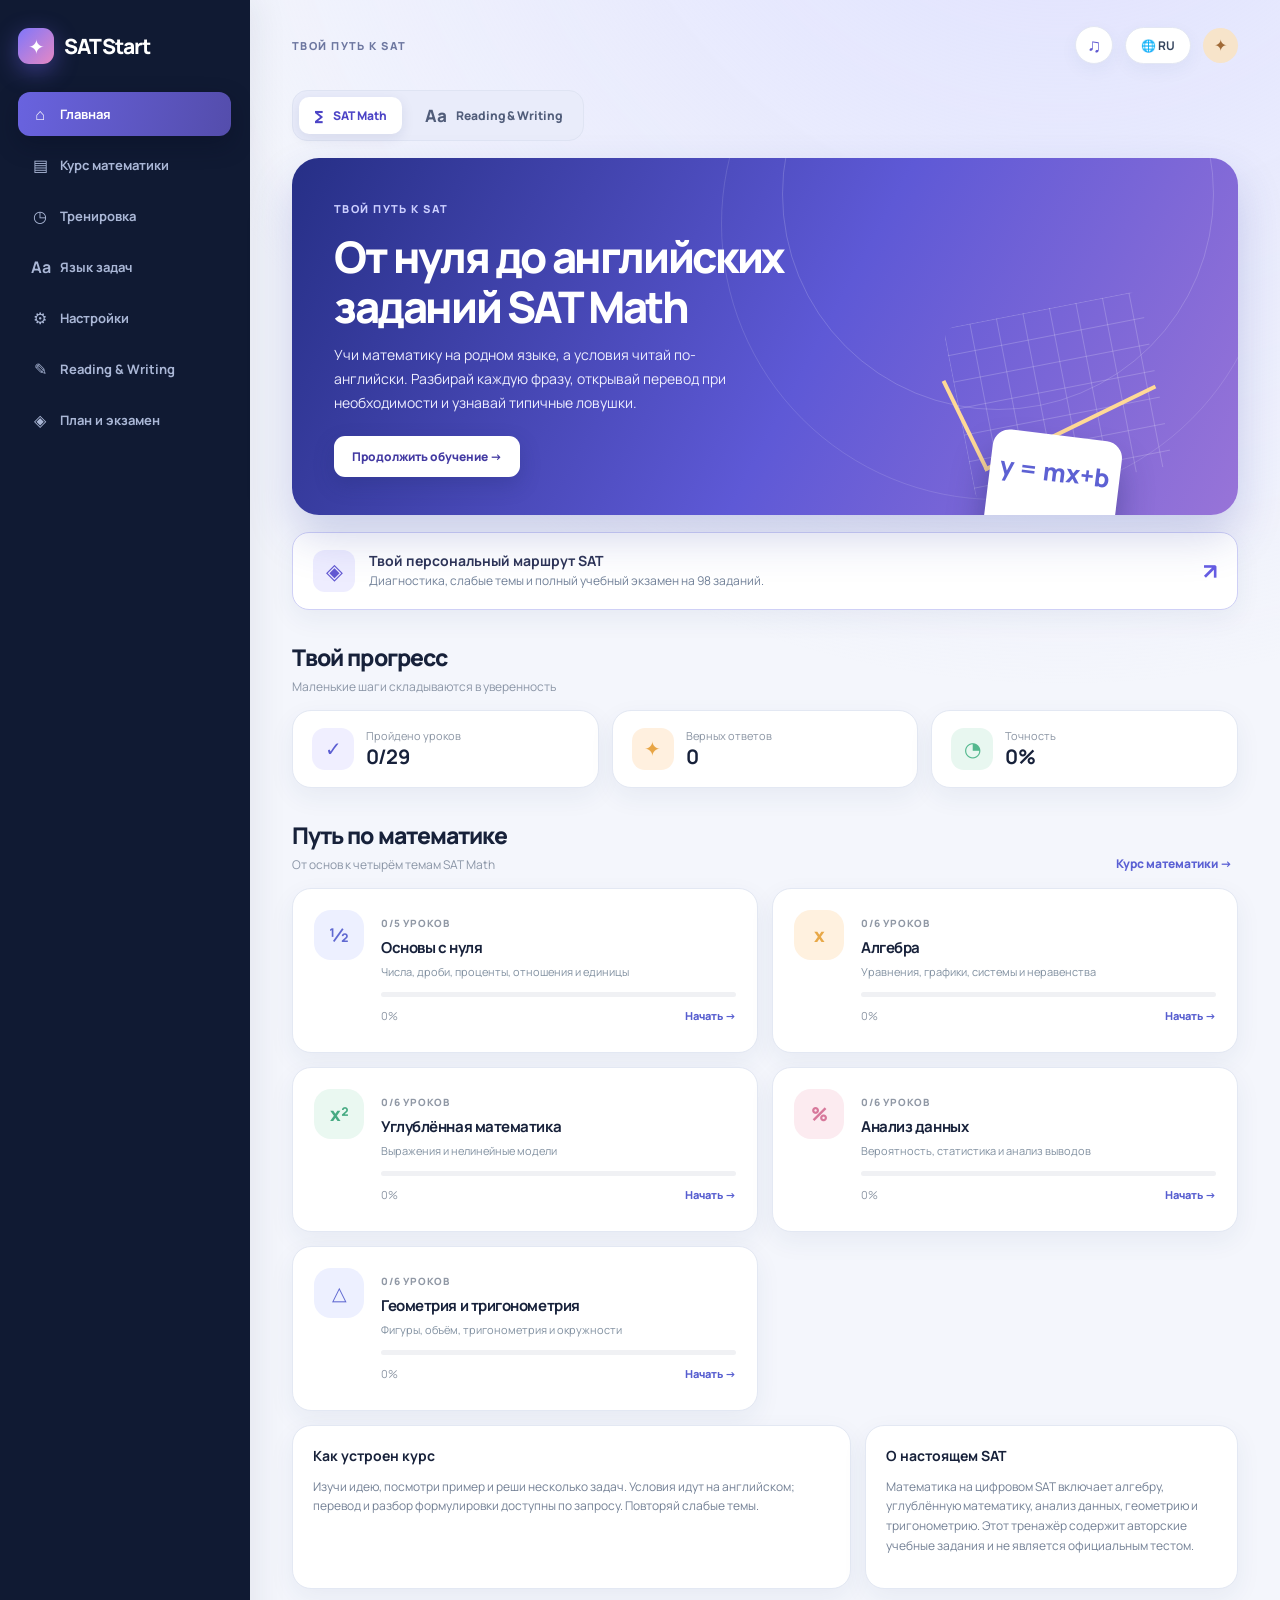
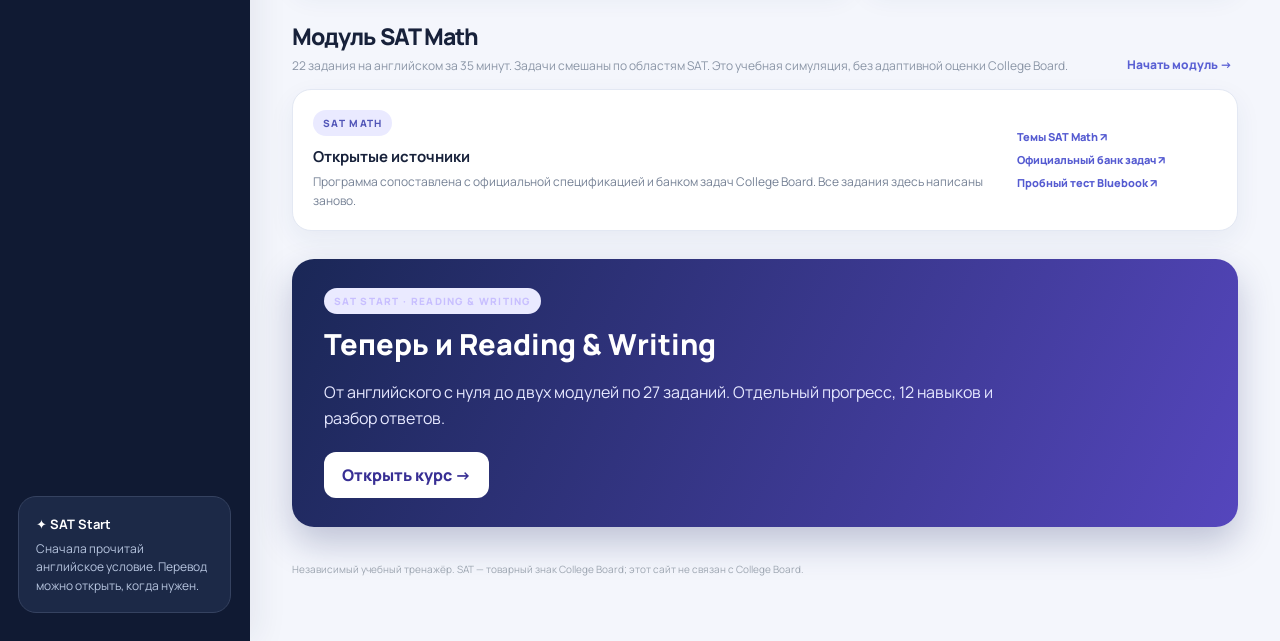
<file: index.html>
<!doctype html>
<html lang="ru">
<head>
  <meta charset="utf-8">
  <meta name="viewport" content="width=device-width,initial-scale=1">
  <meta name="theme-color" content="#0e1830">
  <title>SAT Start — Math и Reading & Writing</title>
  <meta name="description" content="Многоязычная подготовка к digital SAT: Math и Reading & Writing с нуля, практика и понятные объяснения.">
  <link rel="stylesheet" href="./style.css">
  <link rel="stylesheet" href="./theme.css">
  <link rel="stylesheet" href="./unified.css">
</head>
<body>
  <div id="app"></div>
  <script src="./exam-data.js" defer></script>
  <script src="./app.js" defer></script>
  <script src="./curriculum-core.js" defer></script>
  <script src="./curriculum-advanced.js" defer></script>
  <script src="./curriculum-data.js" defer></script>
  <script src="./curriculum-geometry.js" defer></script>
  <script src="./practice-variants.js" defer></script>
  <script src="./enhance.js" defer></script>
  <script src="./course-v2.js" defer></script>
  <script src="./more-questions.js" defer></script>
  <script src="./sound-ui.js" defer></script>
  <script src="./progress.js" defer></script>
  <script src="./rw-entry.js" defer></script>
</body>
</html>
</file>
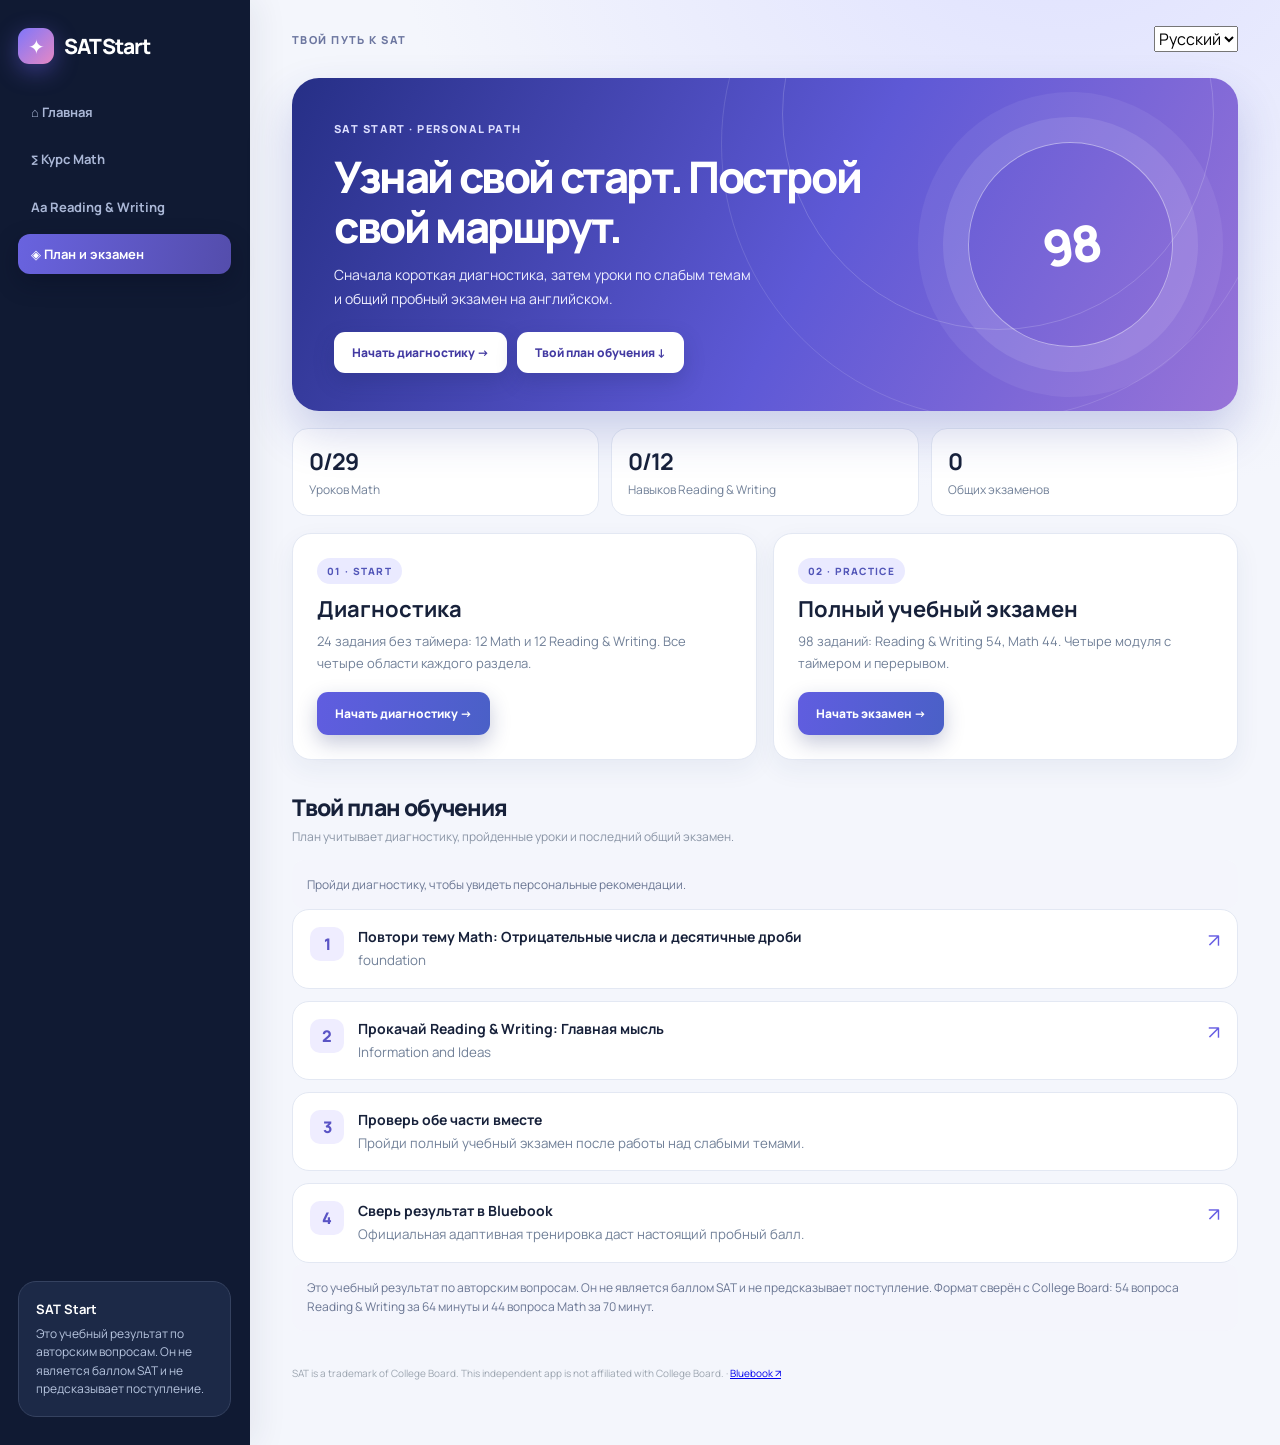
<file: hub.html>
<!doctype html>
<html lang="ru"><head>
<meta charset="utf-8"><meta name="viewport" content="width=device-width,initial-scale=1">
<meta name="theme-color" content="#101a33">
<meta name="description" content="Диагностика SAT с нуля, персональный план и полный учебный экзамен Math + Reading & Writing.">
<title>SAT Start — диагностика и полный экзамен</title>
<link rel="stylesheet" href="./style.css"><link rel="stylesheet" href="./theme.css"><link rel="stylesheet" href="./unified.css"><link rel="stylesheet" href="./hub.css">
</head><body>
<div id="app" hidden aria-hidden="true"></div><div id="hub-app"></div>
<script src="./exam-data.js" defer></script><script src="./app.js" defer></script>
<script src="./curriculum-core.js" defer></script><script src="./curriculum-advanced.js" defer></script><script src="./curriculum-data.js" defer></script><script src="./curriculum-geometry.js" defer></script>
<script src="./practice-variants.js" defer></script><script src="./enhance.js" defer></script><script src="./course-v2.js" defer></script><script src="./more-questions.js" defer></script>
<script src="./rw-data.js" defer></script><script src="./rw-extra.js" defer></script><script src="./hub.js" defer></script>
</body></html>
</file>
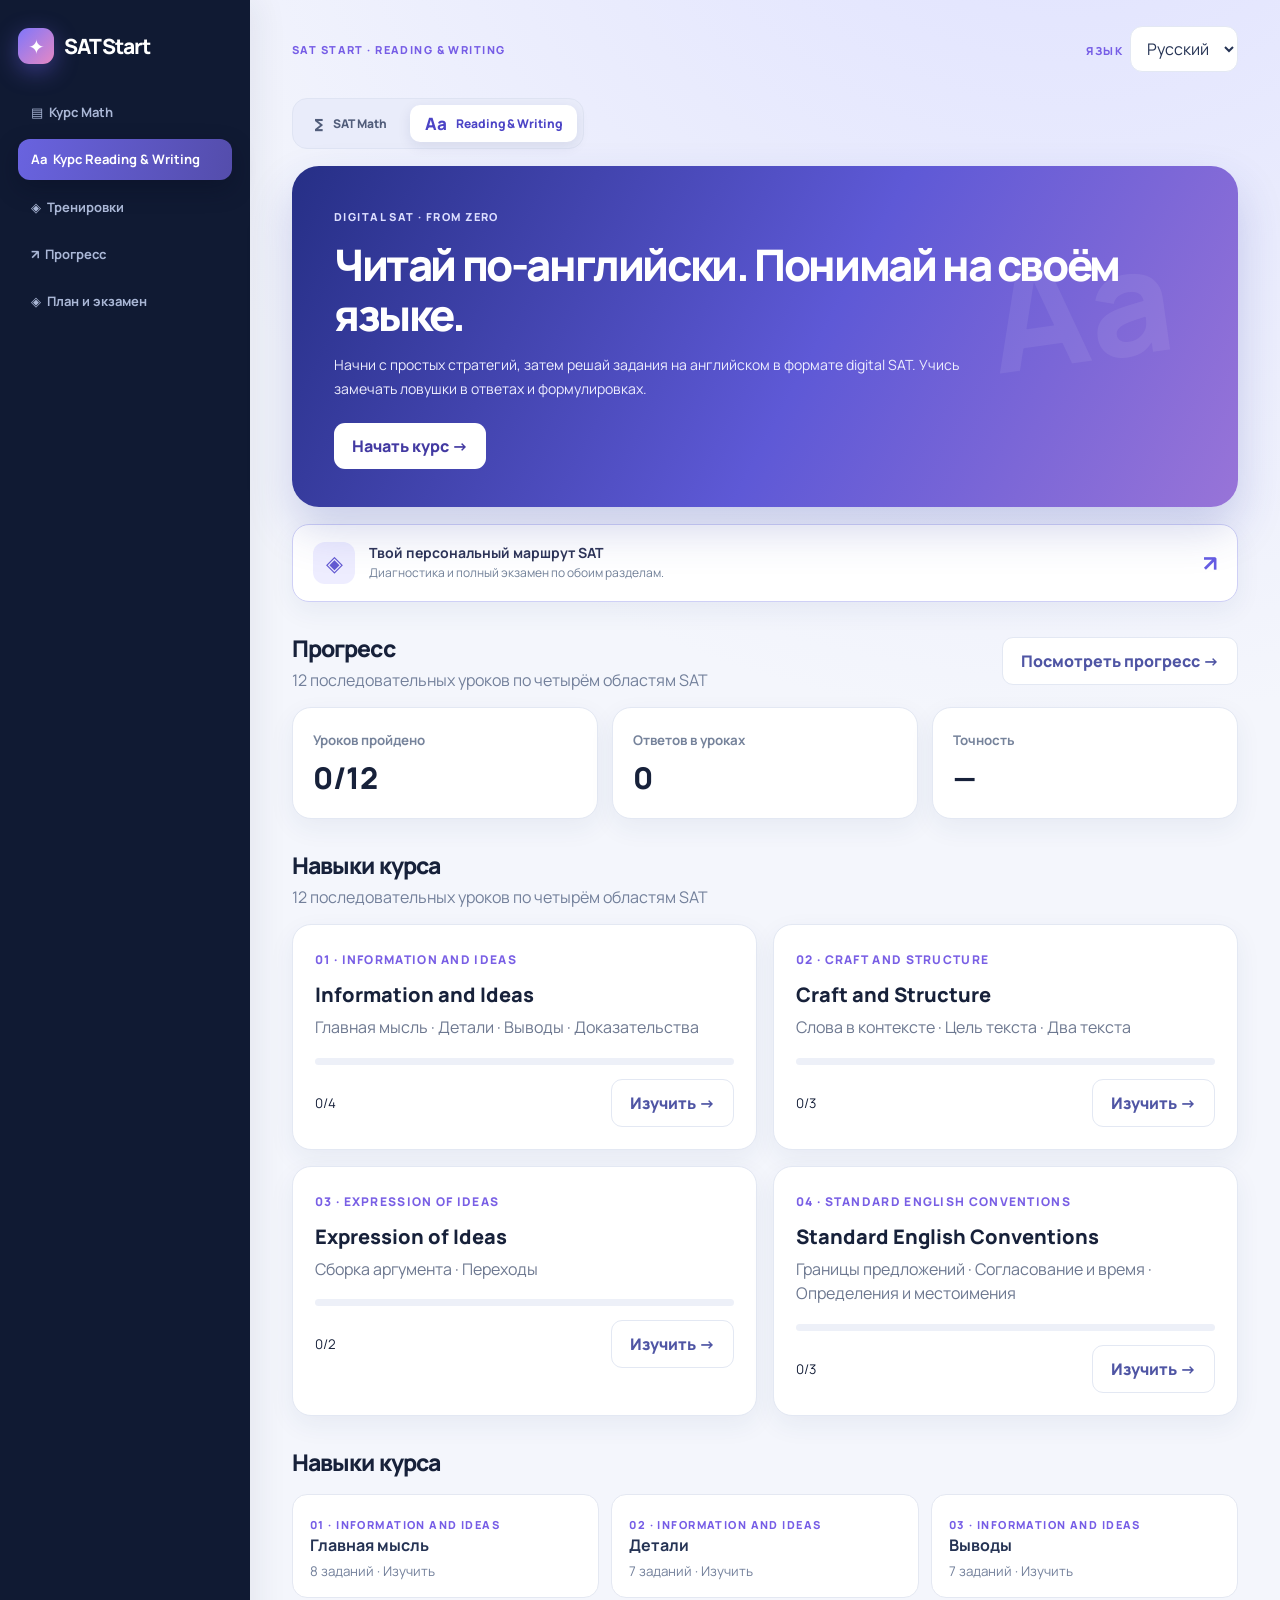
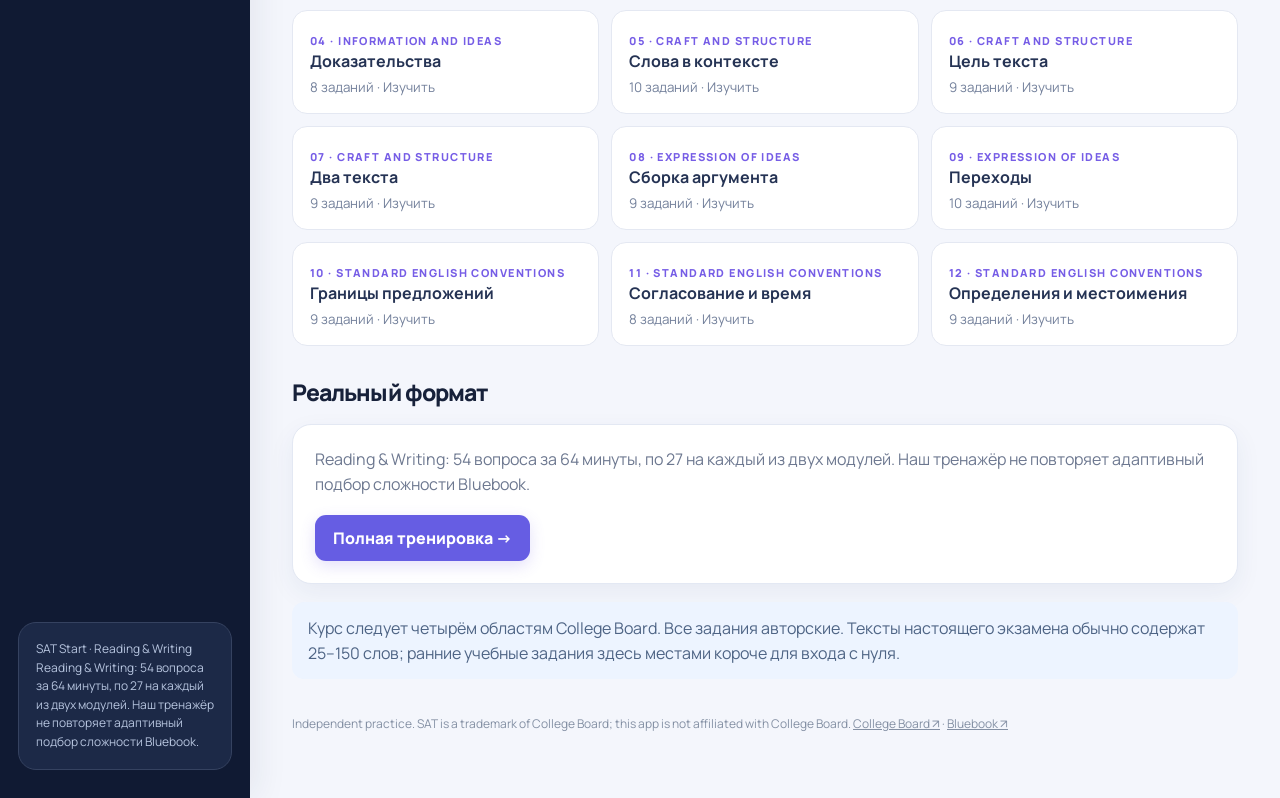
<file: rw.html>
<!doctype html>
<html lang="ru"><head>
<meta charset="utf-8"><meta name="viewport" content="width=device-width,initial-scale=1">
<meta name="theme-color" content="#0e1830">
<meta name="description" content="Reading & Writing для digital SAT с нуля: 12 навыков, задания на английском, объяснения на родном языке и два тренировочных модуля.">
<title>SAT Start — Reading & Writing</title>
<link rel="stylesheet" href="./rw.css">
<link rel="stylesheet" href="./unified.css">
</head><body><div id="rw-app"></div>
<script src="./rw-data.js" defer></script><script src="./rw-extra.js" defer></script><script src="./rw.js" defer></script>
</body></html>
</file>
<file: style.css>
@import url('https://fonts.googleapis.com/css2?family=DM+Sans:wght@400;500;600;700&family=Manrope:wght@400;500;600;700;800&display=swap');
:root{font-family:Manrope,'DM Sans',Arial,sans-serif;color:#182942;background:#f8f6f1;font-synthesis:none}*{box-sizing:border-box}body{margin:0}button,select{font:inherit}button{cursor:pointer}button:focus-visible,select:focus-visible,.answer:focus-visible{outline:3px solid #7e81ef;outline-offset:3px}.shell{display:grid;grid-template-columns:250px 1fr;min-height:100vh}.sidebar{background:#fff;border-right:1px solid #e9e7e1;padding:30px 20px;display:flex;flex-direction:column;gap:35px}.logo{display:flex;align-items:center;gap:10px;font-size:19px;font-weight:800;letter-spacing:-.05em}.logo-mark{width:36px;height:36px;border-radius:11px;background:#5f63db;color:white;display:grid;place-items:center;font-size:21px;letter-spacing:0}.nav{display:grid;gap:7px}.nav button{border:0;background:transparent;text-align:start;padding:12px 13px;border-radius:12px;color:#69768a;font-size:13px;font-weight:700;display:flex;align-items:center;gap:12px}.nav button.active{background:#f0efff;color:#5558ca}.nav-icon{width:18px;text-align:center;font-size:16px}.side-bottom{margin-top:auto}.side-note{background:#f5f4fb;border-radius:18px;padding:17px;color:#53617a;font-size:12px;line-height:1.55}.side-note strong{display:block;color:#273a56;font-size:13px;margin-bottom:5px}.main{max-width:1350px;width:100%;margin:auto;padding:26px 52px 64px}.topbar{display:flex;align-items:center;justify-content:space-between;gap:15px;margin-bottom:31px}.eyebrow{font-size:11px;letter-spacing:.13em;text-transform:uppercase;font-weight:800;color:#828ba0}.top-actions{display:flex;align-items:center;gap:12px}.pill{border:1px solid #e7e5e1;background:white;border-radius:999px;padding:9px 15px;color:#34445d;font-size:12px;font-weight:700}.avatar{width:35px;height:35px;border-radius:50%;background:#f7e4ca;display:grid;place-items:center;color:#a06a36;font-size:16px}.hero{background:#555bd2;color:white;border-radius:27px;min-height:252px;padding:34px 40px;position:relative;overflow:hidden;display:flex;align-items:center}.hero:before{content:'';position:absolute;border:1px solid #ffffff36;width:320px;height:320px;border-radius:50%;right:65px;top:-92px}.hero:after{content:'';position:absolute;border:1px solid #ffffff2c;width:440px;height:440px;border-radius:50%;right:5px;top:-110px}.hero-content{position:relative;z-index:1;max-width:530px}.hero h1{font-size:clamp(27px,3vw,39px);line-height:1.14;letter-spacing:-.05em;margin:14px 0 12px}.hero p{font-size:13px;line-height:1.7;max-width:420px;color:#e4e5ff;margin:0 0 21px}.hero-art{position:absolute;right:65px;bottom:0;width:250px;height:210px;z-index:1}.graph-grid{position:absolute;right:15px;top:3px;width:200px;height:178px;background-image:linear-gradient(#ffffff23 1px,transparent 1px),linear-gradient(90deg,#ffffff23 1px,transparent 1px);background-size:27px 27px;transform:rotate(-11deg);border-radius:12px}.graph-line{position:absolute;width:190px;height:100px;border-bottom:4px solid #ffd996;border-left:4px solid #ffd996;transform:rotate(-26deg);right:29px;top:30px}.math-card{position:absolute;right:55px;bottom:-25px;background:#fff;color:#5d61d3;border-radius:17px 17px 0 0;width:130px;height:105px;display:grid;place-items:start center;padding-top:19px;font-size:25px;font-weight:800;box-shadow:0 10px 35px #23245b35;transform:rotate(7deg)}.primary{border:0;background:#fff;color:#4f54c6;font-size:12px;font-weight:800;padding:12px 18px;border-radius:10px}.primary.dark{background:#5c60d3;color:#fff}.primary:disabled{opacity:.45;cursor:not-allowed}.section-head{display:flex;justify-content:space-between;align-items:end;margin:31px 0 15px}.section-head h2{margin:0;font-size:20px;letter-spacing:-.04em}.section-head p{margin:5px 0 0;font-size:12px;color:#8a95a6}.link{border:0;background:none;color:#5a60d4;font-size:12px;font-weight:800}.stats{display:grid;grid-template-columns:repeat(3,1fr);gap:13px}.stat{background:#fff;border:1px solid #eceae5;border-radius:17px;padding:17px 19px;display:flex;gap:12px;align-items:center}.stat-icon{width:42px;height:42px;border-radius:13px;background:#f0efff;display:grid;place-items:center;color:#5b5ed2;font-size:20px}.stat-icon.peach{background:#fff0df;color:#e8a545}.stat-icon.mint{background:#e8f7f0;color:#54b88e}.stat small{display:block;color:#8a94a3;font-size:11px}.stat strong{font-size:20px;letter-spacing:-.04em}.grid{display:grid;grid-template-columns:repeat(2,minmax(0,1fr));gap:14px}.course-card{background:#fff;border:1px solid #ebe9e4;border-radius:19px;padding:21px;display:flex;gap:17px;min-height:165px}.course-icon{flex:none;width:50px;height:50px;border-radius:14px;background:#edf0ff;display:grid;place-items:center;font-weight:800;color:#6069d1;font-size:19px}.course-icon.orange{background:#fff1df;color:#e8a847}.course-icon.green{background:#eaf8f1;color:#46aa82}.course-icon.pink{background:#fcebf0;color:#d7789b}.course-body{flex:1}.course-kicker{color:#9098a5;font-size:10px;font-weight:800;text-transform:uppercase;letter-spacing:.08em}.course-card h3{font-size:15px;margin:5px 0 5px;letter-spacing:-.03em}.course-card p{font-size:11px;line-height:1.55;color:#8190a0;margin:0 0 12px}.progress-track{height:5px;background:#f0f1f4;border-radius:10px;overflow:hidden}.progress-fill{height:100%;background:#6468da;border-radius:10px}.card-foot{display:flex;align-items:center;justify-content:space-between;margin-top:11px;font-size:11px;color:#8c96a4}.card-foot button{border:0;background:none;color:#575ed0;font-size:11px;font-weight:800;padding:0}.below{display:grid;grid-template-columns:1.5fr 1fr;gap:14px;margin-top:14px}.info-card{border-radius:19px;border:1px solid #ebe9e4;background:#fff;padding:20px}.info-card h3{font-size:14px;margin:0 0 10px}.info-card p,.info-card li{font-size:12px;color:#738095;line-height:1.65}.info-card ul{padding-left:20px;margin-bottom:0}.tag{display:inline-block;background:#f0efff;color:#5a5ec8;border-radius:99px;padding:6px 10px;font-size:10px;font-weight:800}.lesson-layout{display:grid;grid-template-columns:minmax(0,1.8fr) minmax(240px,.8fr);gap:20px}.lesson-panel,.lesson-aside,.settings-panel,.roadmap-card{background:#fff;border:1px solid #ebe9e4;border-radius:21px;padding:26px}.back{border:0;background:none;color:#6774a1;font-size:12px;font-weight:800;padding:0;margin-bottom:20px}.lesson-panel h1,.page-title{font-size:30px;letter-spacing:-.05em;line-height:1.2;margin:10px 0 10px}.lead{font-size:13px;color:#7b8799;line-height:1.7}.concept{background:#f2f1ff;border-radius:17px;padding:21px;margin:23px 0}.concept-label{font-size:10px;color:#5c62cf;font-weight:800;letter-spacing:.1em;text-transform:uppercase}.concept p{font-size:15px;color:#263858;line-height:1.7;margin:7px 0}.example{border-left:3px solid #f4c477;padding:4px 0 4px 17px;margin-bottom:23px}.example strong{font-size:12px}.example p{font-size:13px;line-height:1.6;color:#657287;margin:8px 0 0}.divider{height:1px;background:#eeece8;margin:24px 0}.question-count{font-size:11px;font-weight:800;color:#5e62d4}.question{font-size:19px;line-height:1.5;font-weight:800;letter-spacing:-.03em;margin:12px 0 17px}.answers{display:grid;grid-template-columns:repeat(2,1fr);gap:10px}.answer{border:1px solid #e8e9ee;background:#fff;text-align:start;padding:13px 15px;border-radius:12px;color:#34455e;font-size:13px;font-weight:700}.answer:hover{border-color:#7479df}.answer.selected{border-color:#6269dd;background:#f1f0ff}.answer.correct{border-color:#54af85;background:#e9f8f0}.answer.wrong{border-color:#dd8a8a;background:#fff1f1}.feedback{border-radius:14px;padding:15px 17px;margin-top:15px;font-size:12px;line-height:1.6}.feedback.good{background:#eaf8f0;color:#287954}.feedback.bad{background:#fff2e8;color:#9b6133}.feedback strong{display:block;font-size:13px;margin-bottom:3px}.actions{display:flex;gap:10px;margin-top:18px;flex-wrap:wrap}.secondary{border:1px solid #e2e3ee;background:#fff;color:#5863a0;font-size:12px;font-weight:800;padding:11px 15px;border-radius:10px}.aside-title{font-size:13px;font-weight:800;margin-bottom:20px}.step{display:flex;gap:12px;align-items:flex-start;padding:11px 0;border-bottom:1px solid #f1f0ee}.step:last-child{border-bottom:0}.step-num{width:23px;height:23px;border-radius:50%;display:grid;place-items:center;background:#edecfb;color:#686dd1;font-size:11px;font-weight:800;flex:none}.step span{font-size:11px;line-height:1.5;color:#647289}.settings-panel{max-width:670px}.field{display:grid;gap:8px;margin:25px 0}.field label{font-size:12px;font-weight:800}.field select{border:1px solid #dadde4;border-radius:11px;background:white;color:#283b57;padding:12px 14px;width:100%;max-width:320px}.notice{background:#f4f5fc;color:#6a7693;border-radius:13px;padding:15px;font-size:12px;line-height:1.6}.roadmap{display:grid;grid-template-columns:repeat(2,1fr);gap:15px}.roadmap-card h3{font-size:17px}.roadmap-card p{color:#7b8799;font-size:12px;line-height:1.65}.muted{color:#8993a4}.mini-list{display:grid;gap:10px;margin-top:18px}.mini-list div{padding:10px 12px;background:#f8f8fb;border-radius:9px;font-size:11px;color:#61718b}.status{color:#5b62d4;font-size:11px;font-weight:800}.footer{margin-top:34px;font-size:10px;color:#9ca5b0;line-height:1.6}html[dir=rtl] .sidebar{border-right:0;border-left:1px solid #e9e7e1}html[dir=rtl] .nav button{text-align:right}html[dir=rtl] .answer{text-align:right}html[dir=rtl] .example{border-left:0;border-right:3px solid #f4c477;padding:4px 17px 4px 0}@media(max-width:850px){.shell{grid-template-columns:1fr}.sidebar{flex-direction:row;align-items:center;padding:14px 18px;gap:15px;border-right:0;border-bottom:1px solid #e9e7e1}.nav{display:flex;overflow:auto;gap:3px}.nav button{white-space:nowrap;padding:8px;font-size:11px}.side-bottom{display:none}.main{padding:23px 20px 45px}.hero-art{right:0;opacity:.5}.lesson-layout{grid-template-columns:1fr}.lesson-aside{display:none}}@media(max-width:580px){.logo{font-size:0}.logo-mark{font-size:20px}.topbar{margin-bottom:17px}.hero{padding:28px;min-height:230px}.hero-art{opacity:.2}.stats,.grid,.below,.roadmap{grid-template-columns:1fr}.answers{grid-template-columns:1fr}.section-head{margin-top:27px}.lesson-panel{padding:21px}}
@media(max-width:850px){.shell,.sidebar,.main,.nav{min-width:0}.nav{flex:1}.sidebar{overflow:hidden}}
.translation-toggle{border:0;background:none;color:#535bc9;font-size:12px;font-weight:800;padding:0 0 13px}.translation{background:#faf8ef;border:1px solid #f0e6c7;border-radius:11px;padding:12px 14px;font-size:13px;color:#53617a;line-height:1.5;margin-bottom:14px}.phrase-note{background:#f7f7fc;border:1px solid #eeeefa;border-radius:13px;padding:14px 16px;margin:4px 0 16px;display:grid;gap:4px;font-size:12px;color:#627088;line-height:1.5}.phrase-note strong{font-size:16px;color:#343b8c}.phrase-grid{display:grid;grid-template-columns:repeat(3,1fr);gap:10px}.phrase-card{background:#fff;border:1px solid #ebe9e4;border-radius:13px;padding:15px;display:grid;gap:6px}.phrase-card b{font-size:13px;color:#3646a0}.phrase-card span{font-size:11px;color:#728095;line-height:1.5}@media(max-width:850px){.phrase-grid{grid-template-columns:repeat(2,1fr)}}@media(max-width:580px){.phrase-grid{grid-template-columns:1fr}}
.official-link{display:inline-block;margin-top:8px;color:#575ed0;font-weight:800;font-size:12px;text-decoration:none}.official-link:hover{text-decoration:underline}
.source-card{display:flex;justify-content:space-between;gap:20px;background:#fff;border:1px solid #ebe9e4;border-radius:19px;padding:20px;margin-top:14px}.source-card h3{font-size:15px;margin:10px 0 5px}.source-card p{font-size:12px;color:#758195;line-height:1.6;margin:0}.source-links{display:grid;gap:8px;min-width:200px;align-content:center}.source-links a{font-size:11px;font-weight:800;color:#555bd1;text-decoration:none}.source-links a:hover{text-decoration:underline}.response-wrap{display:grid;gap:8px;margin:16px 0}.response-wrap label{font-size:12px;font-weight:800;color:#42516e}.response-wrap input{border:1px solid #d9dce7;border-radius:12px;padding:13px 15px;font:700 16px Manrope,Arial,sans-serif;color:#263954;max-width:310px;direction:ltr;text-align:left}.response-wrap input:focus{outline:3px solid #aaaefa;outline-offset:2px}.response-wrap small{font-size:11px;color:#8b95a5}.checkpoint-head{display:flex;justify-content:space-between;align-items:center;gap:16px;margin-bottom:20px}.timer-box{border:1px solid #e9e8ef;background:white;border-radius:15px;padding:12px 18px;text-align:center;min-width:105px}.timer-box small{display:block;font-size:10px;color:#8290a6}.timer-box strong{font-size:21px;color:#4e55be}.checkpoint-layout{display:grid;grid-template-columns:minmax(0,1.8fr) minmax(230px,.8fr);gap:16px}.question-dots{display:grid;grid-template-columns:repeat(5,1fr);gap:7px}.q-dot{border:1px solid #e5e5ed;background:#f9f9fc;border-radius:8px;padding:8px 0;color:#8590a4;font-size:11px;font-weight:800}.q-dot.answered{background:#e9f7ef;color:#338563;border-color:#c9e6d6}.q-dot.current{background:#6065d8;color:white;border-color:#6065d8}.review-list{display:grid;gap:9px}.review-item{background:#fff;border:1px solid #eae9e5;border-radius:13px;overflow:hidden}.review-item.miss{border-left:4px solid #df9d71}.review-item.right{border-left:4px solid #67b994}.review-item summary{cursor:pointer;display:flex;justify-content:space-between;gap:12px;padding:15px;font-size:12px;color:#2e405d;font-weight:700}.review-item summary b{color:#6067d0}.review-body{padding:0 15px 16px;font-size:12px;color:#66758c;line-height:1.65}.review-body p{margin:8px 0}.secondary:disabled{opacity:.4;cursor:not-allowed}@media(max-width:850px){.checkpoint-layout{grid-template-columns:1fr}.checkpoint-layout .lesson-aside{display:block}.source-card{flex-direction:column}}@media(max-width:580px){.checkpoint-head{align-items:flex-start}.checkpoint-head .page-title{font-size:23px}.question-dots{grid-template-columns:repeat(6,1fr)}}
.domain-breakdown{display:grid;grid-template-columns:repeat(4,1fr);gap:10px;margin:13px 0 27px}.domain-score{background:#fff;border:1px solid #ebe9e4;border-radius:13px;padding:14px;display:grid;gap:7px}.domain-score span{font-size:11px;color:#718098}.domain-score strong{font-size:18px;color:#293c5b}@media(max-width:850px){.domain-breakdown{grid-template-columns:repeat(2,1fr)}}
</file>
<file: theme.css>
:root{--ink:#17213a;--accent:#6b62e8;--blue:#3345a7;color:var(--ink);background:#f4f6fc}
body{background:radial-gradient(circle at 85% 0%,#e8e8ff 0,transparent 32%),#f4f6fc}
.sidebar{background:#101a33;color:#f9faff;border-color:#101a33;box-shadow:8px 0 30px #1c2a4a12}
.logo{font-size:20px;letter-spacing:-.055em}
.logo-mark{background:linear-gradient(135deg,#7f76fa,#e688c4);box-shadow:0 7px 23px #776aff66}
.nav button{color:#aab7d6;transition:background .2s,color .2s,transform .2s}
.nav button:hover{background:#283552;color:#fff;transform:translateX(3px)}
.nav button.active{background:linear-gradient(100deg,#6963df,#544dac);color:#fff;box-shadow:0 9px 22px #080d2360}
.side-note{background:#1c2947;color:#b7c5df;border:1px solid #354260}
.side-note strong{color:#fff}
.main{max-width:1430px}
.eyebrow{color:#6d77a0}
.pill,.sound-toggle{background:#fff;border:1px solid #e3e7f3;box-shadow:0 6px 18px #3149770d}
.sound-toggle{display:grid;place-items:center;width:38px;height:38px;border-radius:50%;color:#615ad1;font-size:19px;font-weight:800;transition:transform .2s,background .2s}
.sound-toggle:hover{transform:scale(1.09);background:#eeeefe}
.hero{background:linear-gradient(118deg,#262f86 0%,#5e59d6 55%,#9874d8 100%);box-shadow:0 22px 45px #3440a837;min-height:282px}
.hero:before{width:430px;height:430px;border-color:#ffffff2b;top:-180px;right:24px}
.hero:after{width:550px;height:550px;border-color:#ffffff20;top:-210px;right:-35px}
.hero h1{font-size:clamp(29px,3.4vw,47px);letter-spacing:-.055em}
.hero p{color:#eeeefe;font-size:14px}
.graph-grid{background-image:linear-gradient(#ffffff32 1px,transparent 1px),linear-gradient(90deg,#ffffff32 1px,transparent 1px)}
.math-card{box-shadow:0 24px 35px #1f255f6b}
.primary{box-shadow:0 8px 20px #1e2b7040;transition:transform .2s,box-shadow .2s,filter .2s}
.primary:hover:not(:disabled){transform:translateY(-2px);box-shadow:0 12px 25px #1e2b7050;filter:brightness(1.04)}
.primary.dark{background:linear-gradient(100deg,#605de0,#4a60c7)}
.stat,.course-card,.info-card,.roadmap-card,.source-card,.lesson-panel,.lesson-aside,.domain-score{border-color:#e3e8f3;box-shadow:0 9px 26px #273f7010}
.course-card{transition:transform .22s,box-shadow .22s,border-color .22s}
.course-card:hover{transform:translateY(-4px);box-shadow:0 17px 34px #273f701c;border-color:#c9c8f3}
.course-icon{border-radius:17px}
.progress-fill{background:linear-gradient(90deg,#5c60e8,#ac7ae2)}
.answer{transition:transform .18s,box-shadow .18s,border-color .18s;background:#fff}
.answer:hover:not(:disabled){transform:translateY(-2px);box-shadow:0 8px 18px #263e7d18}
.answer.selected{box-shadow:inset 0 0 0 1px #7772e9}
.question{font-size:clamp(16px,1.5vw,20px);line-height:1.55}
.tag{background:#eaeaff;color:#5256b8}
.feedback.good{border:1px solid #bbe6cf}.feedback.bad{border:1px solid #f0d6bc}
.q-dot.current{background:linear-gradient(135deg,#6e65e9,#4c5fc9)}
@media(max-width:850px){.sidebar{background:#101a33;border-color:#101a33}.nav button:hover{transform:none}.main{padding-top:26px}}
@media(prefers-reduced-motion:reduce){*,*:before,*:after{transition:none!important;animation:none!important}}
.variant-grid{display:grid;grid-template-columns:repeat(4,minmax(0,1fr));gap:14px}
.variant-card{text-align:left;border:1px solid #dfe5f5;background:#fff;border-radius:20px;padding:20px;display:grid;gap:13px;min-height:150px;box-shadow:0 9px 26px #273f7010;transition:transform .2s,box-shadow .2s}
.variant-card:hover{transform:translateY(-3px);box-shadow:0 16px 30px #273f7020}
.variant-icon{display:grid;place-items:center;width:43px;height:43px;border-radius:13px;background:#edecff;color:#655fd8;font-size:22px;font-weight:800}
.variant-card strong{font-size:15px;color:#243453}.variant-card small{font-size:11px;color:#73819a}
.history-row{display:flex;gap:8px;flex-wrap:wrap}.history-pill{background:#e9f3f0;color:#277453;padding:6px 10px;border-radius:99px;font-weight:800;font-size:12px}
.dashboard-grid{display:grid;grid-template-columns:1fr 1.3fr;gap:16px;margin-top:18px}
.history-list{display:grid;gap:5px}.history-item{display:grid;grid-template-columns:1fr auto 1fr;gap:12px;align-items:center;border-bottom:1px solid #edf0f5;padding:8px 0;font-size:12px;color:#77859a}.history-item b{color:#263656}
.score-fields{display:grid;grid-template-columns:repeat(3,minmax(0,1fr));gap:9px;margin:15px 0}
.score-fields label{display:grid;gap:6px;font-size:11px;font-weight:800;color:#576580}.score-fields input{width:100%;border:1px solid #d9deea;border-radius:9px;padding:9px;color:#243453;font:inherit}
.university-wrap{overflow:auto;border:1px solid #e3e8f3;border-radius:18px;background:white;box-shadow:0 9px 26px #273f7010}
.university-table{border-collapse:collapse;width:100%;min-width:610px;text-align:left}.university-table th,.university-table td{padding:13px 18px;border-bottom:1px solid #edf0f5;font-size:12px}.university-table th{background:#f4f5fe;color:#56618a;font-size:11px;text-transform:uppercase;letter-spacing:.05em}.university-table tr:last-child td{border-bottom:0}.university-table a{font-weight:800;color:#4f59b8;text-decoration:none}.university-table a:hover{text-decoration:underline}.university-table small{display:block;color:#8995a7;margin-top:4px}
@media(max-width:1000px){.variant-grid{grid-template-columns:repeat(2,1fr)}}
@media(max-width:650px){.dashboard-grid{grid-template-columns:1fr}.score-fields{grid-template-columns:1fr}.variant-grid{grid-template-columns:1fr 1fr}}
.rw-nav-link{display:flex;align-items:center;gap:13px;color:#bec9e0;text-decoration:none;padding:13px 15px;border-radius:12px;font-weight:700}.rw-nav-link:hover{background:#26365a;color:#fff}
.rw-home-banner{margin-top:28px;border-radius:22px;padding:29px 32px;background:linear-gradient(115deg,#1a2756,#5546bd);color:#fff;box-shadow:0 16px 35px #1e2a6640}.rw-home-banner .tag{color:#c8bfff}.rw-home-banner h2{font:800 29px Manrope,Arial,sans-serif;margin:10px 0 6px}.rw-home-banner p{max-width:680px;line-height:1.6;color:#e6e8ff}.rw-home-banner a{display:inline-block;background:#fff;color:#382f94;text-decoration:none;padding:12px 18px;border-radius:12px;font-weight:800;margin-top:5px}
.university-search{display:flex;align-items:center;gap:15px;justify-content:space-between;margin:0 0 15px;color:#5b6680;font-weight:800}.university-search input{min-width:230px;border:1px solid #d9dfed;border-radius:11px;padding:11px 13px;font:inherit}.university-table tr[hidden]{display:none}
</file>
<file: unified.css>
:root{--canvas:#f4f6fc;--navy:#101a33;--purple:#665de3;--line:#e3e8f3;--text:#17213a;--muted:#718098;font-family:Manrope,'DM Sans',Arial,sans-serif;color:var(--text);background:var(--canvas)}
body{background:radial-gradient(circle at 83% -12%,#dddfff 0,transparent 35%),var(--canvas)}
.shell,.layout{display:grid;grid-template-columns:250px minmax(0,1fr);min-height:100vh}
.sidebar,.side{background:var(--navy);color:#f9faff;padding:28px 18px;display:flex;flex-direction:column;gap:28px;box-shadow:8px 0 30px #1c2a4a12}
.logo{font:800 21px Manrope,Arial,sans-serif;letter-spacing:-.055em;display:flex;align-items:center;gap:10px;color:#fff;text-decoration:none}
.logo-mark,.logo i{display:grid;place-items:center;width:36px;height:36px;flex:none;border-radius:11px;background:linear-gradient(135deg,#7f76fa,#e688c4);box-shadow:0 7px 23px #776aff66;font-size:20px;color:#fff;font-style:normal}
.nav{display:grid;gap:7px;scrollbar-width:none}.nav::-webkit-scrollbar{display:none}.nav button,.nav a{display:flex;align-items:center;gap:11px;width:100%;border:0;background:transparent;color:#aab7d6;text-align:start;text-decoration:none;padding:12px 13px;border-radius:12px;font-size:13px;font-weight:700;line-height:1.25}
.nav button:hover,.nav a:hover{background:#283552;color:white}.nav button.active,.nav a.active{background:linear-gradient(100deg,#6963df,#544dac);color:#fff;box-shadow:0 9px 22px #080d2360}
.side-note{margin-top:auto;background:#1c2947;color:#b7c5df;border:1px solid #354260;border-radius:18px;padding:17px;font-size:12px;line-height:1.55}
.main{max-width:1430px;width:100%;margin:auto;padding:26px 42px 64px}.topbar,.top{display:flex;align-items:center;justify-content:space-between;gap:15px;margin:0 0 26px}.top select{background:#fff;border:1px solid var(--line);border-radius:12px;padding:10px 12px;color:#253354}
.eyebrow,.tag{letter-spacing:.13em;text-transform:uppercase;font-weight:800}.hero{background:linear-gradient(118deg,#262f86 0%,#5e59d6 55%,#9874d8 100%);box-shadow:0 22px 45px #3440a837;color:white;border-radius:27px;min-height:282px;padding:38px 42px;position:relative;overflow:hidden}
.hero h1{font:800 clamp(29px,3.4vw,47px) Manrope,Arial,sans-serif;letter-spacing:-.055em;line-height:1.14}.hero p{color:#eeeefe;font-size:14px;line-height:1.7}.layout .hero:after{content:'Aa';position:absolute;right:7%;top:12%;font:800 145px Manrope,Arial,sans-serif;color:#ffffff13;transform:rotate(-8deg);pointer-events:none}
.hero .eyebrow{color:#dddfff}.btn,.primary,.secondary{font-weight:800;border-radius:11px}.btn{background:#665de3}.btn.light,.primary:not(.dark){background:#fff;color:#433aa2}.btn.secondary,.secondary{background:#fff;color:#4f55a4;border:1px solid var(--line)}
.stat,.card,.panel,.course-card,.info-card,.roadmap-card,.lesson-panel,.lesson-aside,.settings-panel,.domain-score{border:1px solid var(--line);border-radius:19px;background:#fff;box-shadow:0 9px 26px #273f7010}
.section-head h2{font:800 23px Manrope,Arial,sans-serif;letter-spacing:-.04em}.course-card,.card,.skill,.variant-card{transition:transform .18s,box-shadow .18s,border-color .18s}.course-card:hover,.card:hover,.skill:hover,.variant-card:hover{border-color:#bab8f4;box-shadow:0 17px 34px #273f7018}.course-card:hover,.skill:hover,.variant-card:hover{transform:translateY(-2px)}
.course-switch{display:flex;align-items:center;gap:8px;margin:0 0 17px;padding:6px;background:#e9ecfa;border:1px solid #dfe4f3;border-radius:15px;width:max-content;max-width:100%;flex-wrap:wrap}.course-switch a{display:flex;align-items:center;gap:9px;padding:10px 15px;border-radius:10px;color:#515d7a;text-decoration:none;font-size:12px;font-weight:800;white-space:nowrap}.course-switch a:hover{background:#ffffffa8;color:#4d48bf}.course-switch a.active{background:#fff;color:#4c44c6;box-shadow:0 4px 14px #18235c17}.course-switch .switch-mark{font-size:17px;line-height:1}
.university-search{display:grid;grid-template-columns:minmax(180px,1fr) minmax(200px,1fr) auto;gap:12px;align-items:end;margin:15px 0;padding:18px;background:#fff;border:1px solid var(--line);border-radius:18px}.university-search label{display:grid;gap:7px;color:#4a5671;font-size:12px;font-weight:800}.university-search input,.university-search select{width:100%;min-height:42px;padding:10px 12px;background:#fff;border:1px solid #d9deeb;border-radius:10px;color:#283751}.university-search output{color:#68758d;font-size:12px;font-weight:800;padding:0 2px 12px;white-space:nowrap}.university-table tr[hidden]{display:none}.uni-empty{padding:18px;color:#7d899d;text-align:center}
.footer{line-height:1.6}button:focus-visible,a:focus-visible,input:focus-visible,select:focus-visible{outline:3px solid #a4a2fc;outline-offset:2px}
@media(max-width:900px){.shell,.layout{display:block}.sidebar,.side{position:static;display:flex;flex-direction:row;align-items:center;padding:15px 18px;gap:15px;overflow:hidden}.logo{flex:none}.nav{display:flex;flex:1;overflow-x:auto;gap:4px}.nav button,.nav a{white-space:nowrap;padding:10px 11px;width:auto}.side-note,.side-bottom{display:none}.main{padding:22px 20px 50px}.university-search{grid-template-columns:1fr 1fr}.university-search output{grid-column:1/-1;padding:0}}
@media(max-width:600px){.sidebar,.side{display:block}.logo{margin-bottom:12px}.nav{padding-bottom:3px}.main{padding:19px 16px 48px}.hero{padding:29px;min-height:0}.layout .hero:after{font-size:100px;right:-4%}.course-switch{width:100%;display:grid;grid-template-columns:1fr 1fr}.course-switch a{justify-content:center;padding:10px 7px;font-size:11px}.university-search{grid-template-columns:1fr}.university-search output{grid-column:auto}}
@media(prefers-reduced-motion:reduce){*,*:before,*:after{transition:none!important;animation:none!important}}
.hub-promo{display:flex;align-items:center;gap:14px;margin:17px 0 0;padding:17px 20px;background:#fff;border:1px solid #cfd0f6;border-radius:17px;text-decoration:none;color:#2e3557;box-shadow:0 9px 26px #273f7010}.hub-promo>span:first-child{display:grid;place-items:center;flex:none;width:42px;height:42px;border-radius:12px;background:#eeedff;color:#6359d2;font-size:22px}.hub-promo strong,.hub-promo small{display:block}.hub-promo strong{font-size:14px}.hub-promo small{font-size:12px;color:#718098;margin-top:3px;line-height:1.4}.hub-promo b{margin-left:auto;color:#665de3;font-size:22px}.hub-promo:hover{border-color:#9995ee;transform:translateY(-2px)}
</file>
<file: hub.css>
#app[hidden]{display:none!important}#hub-app .main{max-width:1180px}
.hub-hero{display:grid;grid-template-columns:minmax(0,1.4fr) minmax(250px,.6fr);gap:24px;align-items:center}.hub-hero .hero-content{max-width:660px}.hub-orb{justify-self:center;width:205px;height:205px;display:grid;place-items:center;border:1px solid #ffffff77;border-radius:50%;box-shadow:0 0 0 25px #ffffff19,0 0 0 50px #ffffff10;font:800 50px Manrope,Arial,sans-serif;letter-spacing:-.07em;transform:rotate(-9deg)}
.hub-grid{display:grid;grid-template-columns:repeat(2,minmax(0,1fr));gap:16px}.hub-card{padding:24px}.hub-card h2{font-size:22px;line-height:1.25;margin:12px 0 8px}.hub-card p{color:#718098;font-size:13px;line-height:1.65;margin:0 0 18px}.hub-card .metric{font-size:36px;font-weight:800;letter-spacing:-.07em;color:#4f4cc1}.hub-card .metric small{font-size:13px;color:#718098;letter-spacing:0}.hub-card .primary.dark{padding:13px 18px}
.hub-progress{display:grid;grid-template-columns:repeat(3,1fr);gap:12px;margin:17px 0}.hub-progress div{background:#fff;border:1px solid var(--line);border-radius:16px;padding:16px}.hub-progress b{display:block;font-size:23px;letter-spacing:-.05em}.hub-progress span{font-size:12px;color:#718098}
.hub-question{max-width:870px;margin:0 auto;padding:28px}.hub-question .question{font-size:19px;line-height:1.6;letter-spacing:0}.hub-question .exam-text{font-size:16px}.hub-question .answers{display:grid;grid-template-columns:1fr;gap:9px}.hub-question .answer{font-size:14px;line-height:1.5}.hub-question input[type=text]{width:100%;max-width:300px;border:1px solid #d9deeb;border-radius:11px;padding:13px;font:700 16px Manrope,Arial,sans-serif}.hub-question .bar{height:8px;background:#e5e9f3;border-radius:20px;margin:15px 0 25px;overflow:hidden}.hub-question .bar span{height:100%;background:linear-gradient(90deg,#665de3,#bd80d9);display:block}.hub-question .meta{display:flex;justify-content:space-between;gap:12px;align-items:center;color:#68758d;font-size:12px;font-weight:800}.hub-question .actions{justify-content:space-between}
.hub-steps{display:grid;gap:12px}.hub-step{display:flex;align-items:start;gap:14px;background:#fff;border:1px solid var(--line);border-radius:17px;padding:17px;text-decoration:none;color:#17213a}.hub-step:hover{border-color:#9999e8;box-shadow:0 9px 24px #273f7010}.hub-step .number{display:grid;place-items:center;flex:none;width:34px;height:34px;border-radius:10px;background:#efedff;color:#5a54c5;font-weight:800}.hub-step b{display:block;font-size:14px}.hub-step small{display:block;margin-top:5px;color:#718098;line-height:1.45}.hub-step .arrow{margin-left:auto;color:#665de3;font-size:19px}.hub-review details{background:#fff;border:1px solid var(--line);border-radius:12px;margin:8px 0;padding:14px}.hub-review summary{cursor:pointer;font-weight:800;font-size:13px}.hub-review p{font-size:13px;line-height:1.6;color:#5d6a83}.hub-review .bad{border-color:#efc5c5}.hub-review .good{border-color:#b7dec9}.hub-break{text-align:center;max-width:700px;margin:50px auto}.hub-break h1{font-size:35px}.hub-break .clock{font-size:48px;color:#665de3;font-weight:800}.hub-choice{display:flex;gap:10px;flex-wrap:wrap}.hub-choice a,.hub-choice button{display:inline-block;text-decoration:none}
@media(max-width:900px){.hub-hero{grid-template-columns:1fr}.hub-orb{display:none}}@media(max-width:600px){.hub-grid,.hub-progress{grid-template-columns:1fr}.hub-question{padding:20px}.hub-question .actions{justify-content:start}.hub-question .meta{align-items:start}}
</file>
<file: rw.css>
@import url('https://fonts.googleapis.com/css2?family=DM+Sans:wght@400;500;600;700;800&family=Manrope:wght@400;500;600;700;800&display=swap');
:root{font-family:'DM Sans',Arial,sans-serif;color:#16213b;background:#f5f7fb;font-synthesis:none}
*{box-sizing:border-box}body{margin:0}button,select{font:inherit}button{cursor:pointer}a{color:inherit}
.layout{min-height:100vh;display:grid;grid-template-columns:244px minmax(0,1fr)}
.side{background:#0e1830;color:white;padding:26px 18px;display:flex;flex-direction:column;gap:26px}
.logo{font:800 23px Manrope,sans-serif;text-decoration:none;letter-spacing:-1px;display:flex;align-items:center;gap:10px}
.logo i{display:inline-grid;place-items:center;width:34px;height:34px;border-radius:12px;background:#7358ee;font-style:normal}
.nav{display:grid;gap:8px}.nav a,.nav button{border:0;background:transparent;color:#bbc5df;text-decoration:none;text-align:left;padding:13px 14px;border-radius:12px;font-weight:700}.nav .active,.nav a:hover,.nav button:hover{background:#27375c;color:white}
.side-note{margin-top:auto;color:#a8b4ce;font-size:13px;line-height:1.55;border-top:1px solid #33415e;padding-top:18px}
.main{max-width:1220px;width:100%;margin:auto;padding:28px 38px 60px}.top{display:flex;align-items:center;justify-content:space-between;gap:20px;margin-bottom:24px}.eyebrow,.tag{font-size:11px;letter-spacing:2px;text-transform:uppercase;font-weight:800;color:#765de6}.top select{background:white;border:1px solid #d9ddea;border-radius:12px;padding:10px 12px;color:#253354}
.hero{background:radial-gradient(circle at 84% 20%,#6e68d8 0,#323b8a 24%,#151d44 65%,#111831);color:white;border-radius:27px;padding:42px;position:relative;overflow:hidden;min-height:254px}.hero h1{font:800 clamp(32px,4vw,52px) Manrope,sans-serif;letter-spacing:-2px;line-height:1.13;margin:14px 0}.hero p{max-width:670px;color:#d5dcf6;line-height:1.6;margin:0 0 22px}.hero .eyebrow{color:#bdadff}.hero:after{content:'Aa';position:absolute;right:7%;top:14%;font:800 150px Manrope,sans-serif;color:#ffffff13;transform:rotate(-8deg);pointer-events:none}
.btn{border:0;background:#7359ed;color:white;border-radius:12px;padding:12px 18px;font-weight:800;box-shadow:0 5px 15px #705be630}.btn:hover{background:#6043e4}.btn.secondary{background:white;color:#283350;border:1px solid #dfe3ec;box-shadow:none}.btn.light{background:white;color:#2a256c;box-shadow:none}.btn:disabled{opacity:.48;cursor:not-allowed}
.section-head{display:flex;align-items:center;justify-content:space-between;margin:30px 0 16px;gap:15px}.section-head h2{font:800 25px Manrope,sans-serif;margin:0;letter-spacing:-.7px}.muted{color:#67748e;line-height:1.55}.section-head p{margin:5px 0 0;color:#73809b}
.stats{display:grid;grid-template-columns:repeat(3,1fr);gap:14px}.stat,.card,.panel{background:white;border:1px solid #e7eaf2;border-radius:18px;box-shadow:0 6px 22px #1d2a4d08}.stat{padding:20px}.stat b{display:block;font:800 30px Manrope,sans-serif;margin-top:7px}.stat small{color:#76839b;font-weight:700}
.grid{display:grid;grid-template-columns:repeat(2,minmax(0,1fr));gap:16px}.card{padding:22px}.card h3{font:800 20px Manrope,sans-serif;margin:12px 0 7px}.card p{margin:0 0 18px;color:#6d7890;line-height:1.55}.card .small{color:#795fe5;font-size:12px;font-weight:800;letter-spacing:1.3px;text-transform:uppercase}.card-footer{display:flex;align-items:center;justify-content:space-between;gap:12px}.progress{height:7px;background:#edf0f8;border-radius:99px;overflow:hidden;margin:14px 0}.progress span{display:block;height:100%;background:#765de6;border-radius:99px}
.skill-list{display:grid;grid-template-columns:repeat(3,minmax(0,1fr));gap:12px}.skill{padding:17px;text-align:left;background:white;border:1px solid #e4e8f2;border-radius:15px;color:#253354}.skill:hover{border-color:#7359ed;transform:translateY(-2px)}.skill strong,.skill small{display:block}.skill small{color:#73809b;margin-top:6px}.skill.done{border-color:#95d7c2;background:#f3fffa}
.panel{padding:28px;max-width:850px;margin:0 auto}.panel h1{font:800 clamp(27px,3vw,37px) Manrope,sans-serif;margin:10px 0}.panel .lead{font-size:17px;line-height:1.65;color:#66738e}.concept{background:#f1efff;border-radius:14px;padding:20px;line-height:1.65;margin:20px 0}.concept b{display:block;color:#5946c6;margin-bottom:4px}.exam-text{direction:ltr;text-align:left;line-height:1.78;font-size:18px;color:#21304b;background:#f7f9fd;padding:21px;border-radius:13px;white-space:pre-line;margin:18px 0}.question{direction:ltr;text-align:left;font-size:18px;font-weight:800;line-height:1.55}.answers{display:grid;gap:10px;margin:20px 0}.answer{width:100%;text-align:left;border:1px solid #dce2ee;border-radius:12px;background:white;padding:13px 15px;display:flex;gap:12px;align-items:flex-start;line-height:1.4;color:#1a2947}.answer:hover{border-color:#8c78ed}.answer.selected{border-color:#6f55e8;background:#f3efff}.answer.correct{border-color:#47af86;background:#e7f9f0}.answer.wrong{border-color:#e58080;background:#fff0f0}.letter{width:24px;height:24px;flex:none;border-radius:7px;background:#e9ecf7;color:#43506c;text-align:center;font-size:13px;line-height:24px;font-weight:800}
.feedback{padding:18px;border-radius:13px;background:#e8f8ef;color:#245c44;line-height:1.6;margin-bottom:16px}.feedback.bad{background:#fff1ed;color:#744336}.feedback strong{display:block;margin-bottom:7px}.actions{display:flex;gap:10px;flex-wrap:wrap;margin-top:22px}.strip{display:flex;align-items:center;justify-content:space-between;gap:15px;margin-bottom:18px}.timer{font:800 21px Manrope,sans-serif;color:#513ec5}.timer.low{color:#d44761}.bar{height:8px;border-radius:99px;background:#e7eaf3;overflow:hidden;margin:8px 0 24px}.bar span{display:block;height:100%;background:#7359ed}.review-row{padding:15px 0;border-bottom:1px solid #e5e8f0}.review-row b{display:block}.notice{padding:14px 16px;background:#edf4ff;border-radius:12px;color:#4e6485;line-height:1.55;margin:18px 0}.footer{color:#8490a4;font-size:12px;margin-top:35px;line-height:1.6}
@media(max-width:900px){.layout{display:block}.side{position:static;padding:16px;gap:10px}.nav{display:flex;overflow-x:auto}.nav a,.nav button{white-space:nowrap;padding:10px 12px}.side-note{display:none}.main{padding:22px 17px 50px}.skill-list{grid-template-columns:repeat(2,1fr)}}
@media(max-width:600px){.hero{padding:28px;min-height:0}.hero:after{font-size:110px;right:-5%}.stats,.grid,.skill-list{grid-template-columns:1fr}.panel{padding:20px}.top{margin-bottom:16px}}
</file>
